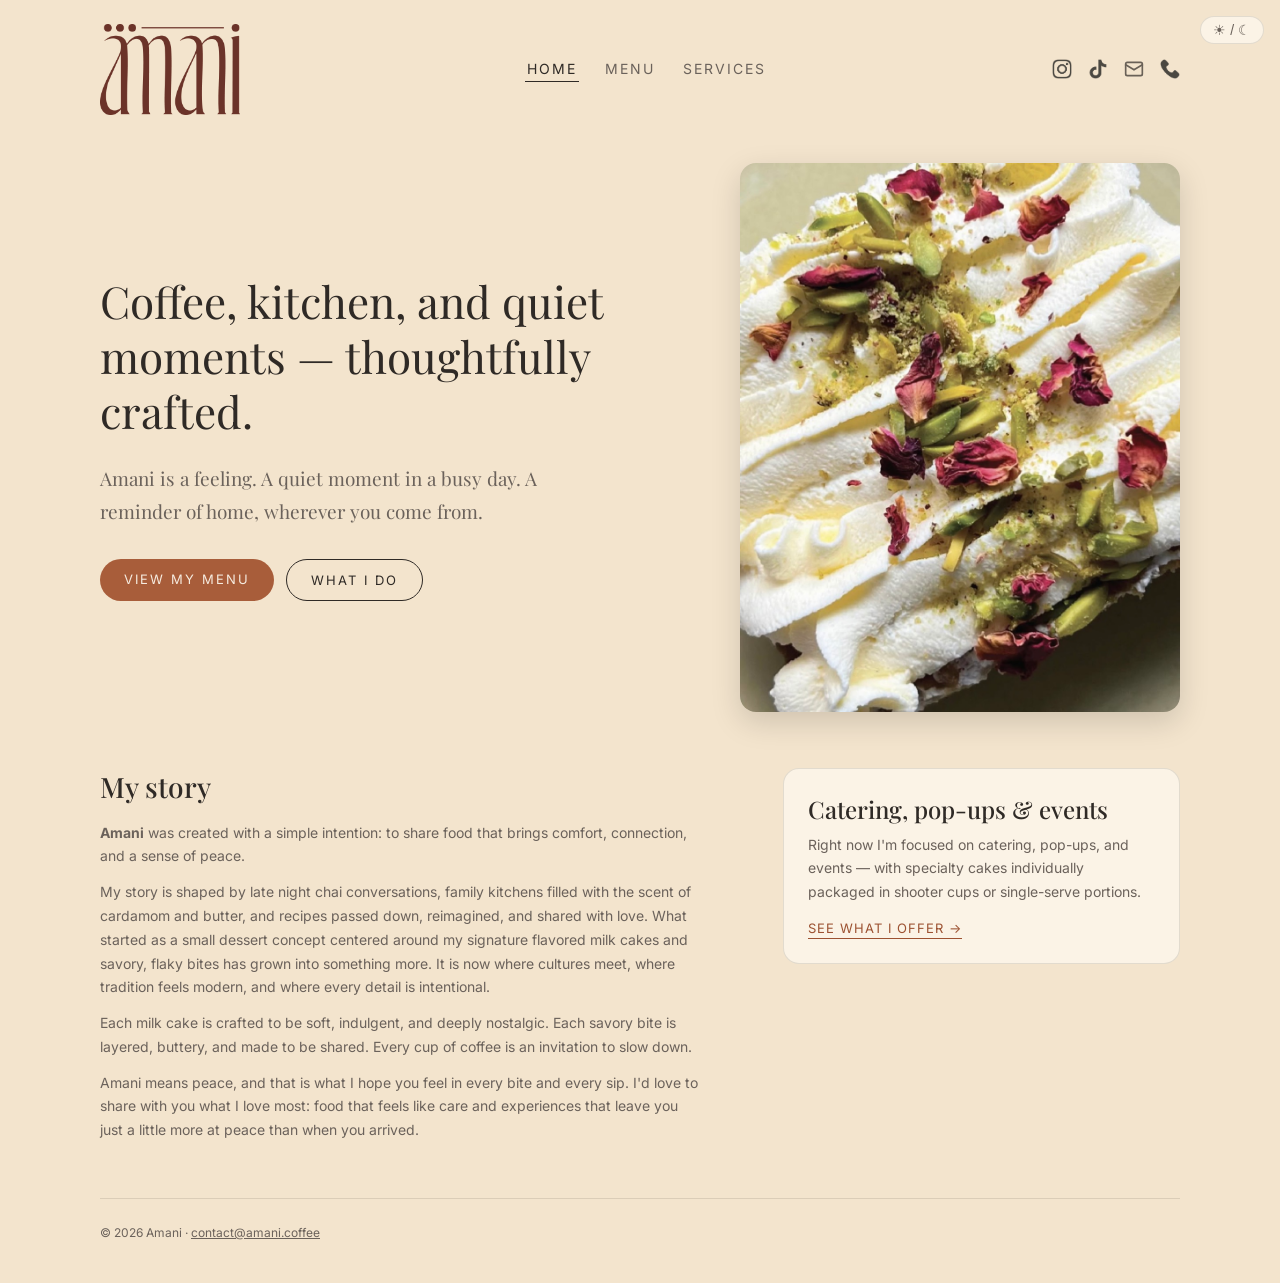
<file: index.html>
<!DOCTYPE html>
<html lang="en" data-theme="light">
<head>
  <meta charset="UTF-8" />
  <meta name="viewport" content="width=device-width, initial-scale=1.0"/>
  <title>Amani — coffee, kitchen & quiet moments</title>
  <meta name="description" content="Amani is a coffee and dessert concept built around signature flavored milk cakes and savory, flaky bites. Amani means peace." />

  <link rel="preconnect" href="https://fonts.googleapis.com">
  <link rel="preconnect" href="https://fonts.gstatic.com" crossorigin>
  <link href="https://fonts.googleapis.com/css2?family=Inter:wght@300;400;500&family=Playfair+Display:wght@400;500&display=swap" rel="stylesheet">
  <link rel="stylesheet" href="styles.css" />
</head>
<body>

<a class="skip-link" href="#main">Skip to content</a>

<button id="theme-toggle" type="button" aria-label="Switch to dark mode" aria-pressed="false">☀︎ / ☾</button>

<header class="site-header">
  <a class="logo" href="index.html" aria-label="Amani — home"></a>

  <nav class="site-nav" aria-label="Primary">
    <a href="index.html" aria-current="page">home</a>
    <a href="menu.html">menu</a>
    <a href="services.html">services</a>
  </nav>

  <ul class="social-icons">
    <li><a href="https://instagram.com/amanicoffeetx" target="_blank" rel="noopener" class="icon insta" aria-label="Amani on Instagram"></a></li>
    <li><a href="https://tiktok.com/@amanicoffeetx" target="_blank" rel="noopener" class="icon tiktok" aria-label="Amani on TikTok"></a></li>
    <li><a href="mailto:contact@amani.coffee" class="icon email" aria-label="Email Amani"></a></li>
    <li><a href="tel:+12019361308" class="icon phone" aria-label="Call Amani at 201 936 1308"></a></li>
  </ul>
</header>

<main class="home" id="main">

  <section class="hero">
    <div class="hero-text">
      <h1>Coffee, kitchen, and quiet moments — thoughtfully crafted.</h1>
      <p class="hero-emphasis">
        Amani is a feeling. A quiet moment in a busy day. A reminder of home,
        wherever you come from.
      </p>
      <div class="hero-actions">
        <a class="cta" href="menu.html">View my menu</a>
        <a class="cta cta--ghost" href="services.html">What I do</a>
      </div>
    </div>

    <img
      class="hero-image"
      src="cake.jpg"
      width="1000"
      height="1247"
      loading="eager"
      alt="A slice of milk cake topped with whipped cream, slivered pistachios, and dried rose petals."
    />
  </section>

  <section class="home-lower">
    <div class="story">
      <h2 class="story-heading">My story</h2>

      <p>
        <strong>Amani</strong> was created with a simple intention: to share food that brings comfort, connection, and a sense of peace.
      </p>

      <p>
        My story is shaped by late night chai conversations, family kitchens filled with the scent of cardamom and butter, and recipes passed down, reimagined, and shared with love. What started as a small dessert concept centered around my signature flavored milk cakes and savory, flaky bites has grown into something more. It is now where cultures meet, where tradition feels modern, and where every detail is intentional.
      </p>

      <p>
        Each milk cake is crafted to be soft, indulgent, and deeply nostalgic. Each savory bite is layered, buttery, and made to be shared. Every cup of coffee is an invitation to slow down.
      </p>

      <p>
        Amani means peace, and that is what I hope you feel in every bite and every sip. I'd love to share with you what I love most: food that feels like care and experiences that leave you just a little more at peace than when you arrived.
      </p>
    </div>

    <aside class="home-services" aria-labelledby="home-services-heading">
      <h2 id="home-services-heading">Catering, pop-ups &amp; events</h2>
      <p>
        Right now I'm focused on catering, pop-ups, and events — with specialty cakes
        individually packaged in shooter cups or single-serve portions.
      </p>
      <a class="link-arrow" href="services.html">See what I offer</a>
    </aside>
  </section>

</main>

<footer class="site-footer">
  <p>© <span id="year">2026</span> Amani · <a href="mailto:contact@amani.coffee">contact@amani.coffee</a></p>
</footer>

<script src="script.js"></script>
<script>document.getElementById('year').textContent = new Date().getFullYear();</script>

</body>
</html>
</file>
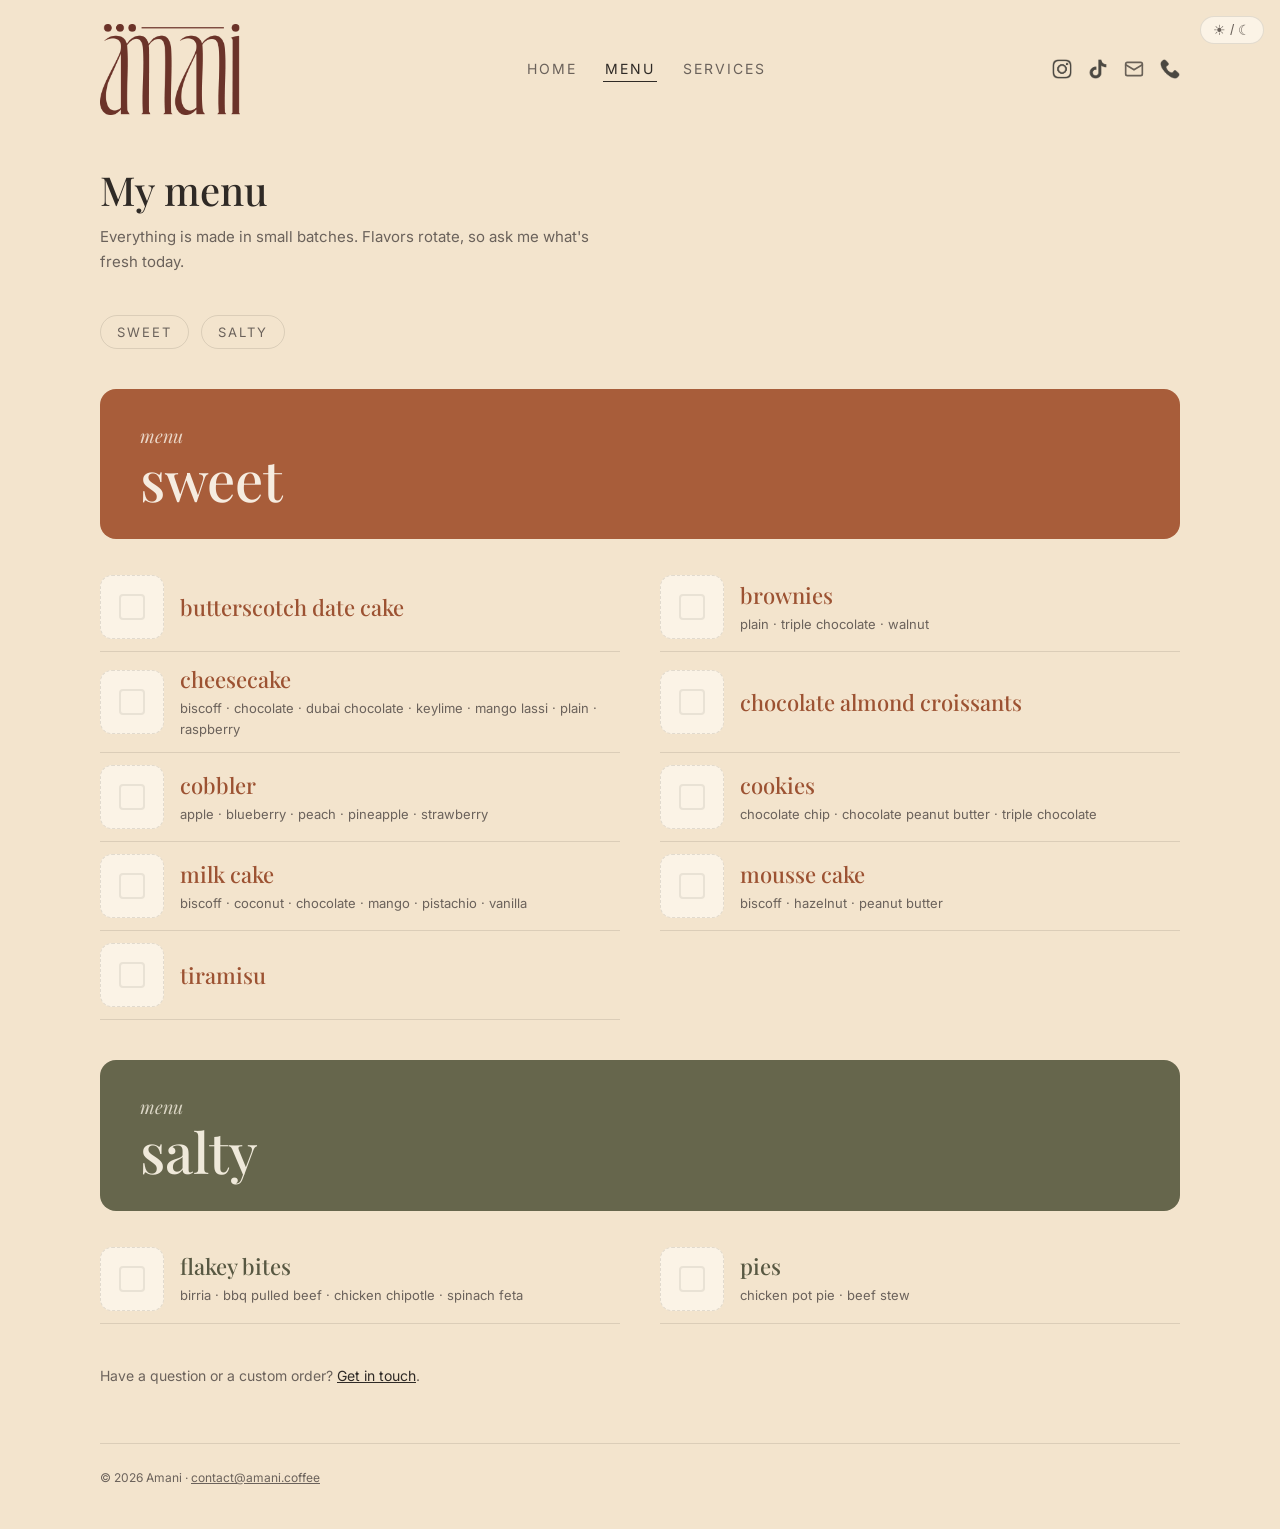
<file: menu.html>
<!DOCTYPE html>
<html lang="en" data-theme="light">
<head>
  <meta charset="UTF-8" />
  <meta name="viewport" content="width=device-width, initial-scale=1.0"/>
  <title>Menu — Amani</title>
  <meta name="description" content="The Amani menu: signature milk cakes, cheesecakes, cobblers, cookies and more on the sweet side, plus savory flaky bites and pies." />

  <link rel="preconnect" href="https://fonts.googleapis.com">
  <link rel="preconnect" href="https://fonts.gstatic.com" crossorigin>
  <link href="https://fonts.googleapis.com/css2?family=Inter:wght@300;400;500&family=Playfair+Display:wght@400;500&display=swap" rel="stylesheet">
  <link rel="stylesheet" href="styles.css" />
</head>
<body>

<a class="skip-link" href="#main">Skip to content</a>

<button id="theme-toggle" type="button" aria-label="Switch to dark mode" aria-pressed="false">☀︎ / ☾</button>

<header class="site-header">
  <a class="logo" href="index.html" aria-label="Amani — home"></a>

  <nav class="site-nav" aria-label="Primary">
    <a href="index.html">home</a>
    <a href="menu.html" aria-current="page">menu</a>
    <a href="services.html">services</a>
  </nav>

  <ul class="social-icons">
    <li><a href="https://instagram.com/amanicoffeetx" target="_blank" rel="noopener" class="icon insta" aria-label="Amani on Instagram"></a></li>
    <li><a href="https://tiktok.com/@amanicoffeetx" target="_blank" rel="noopener" class="icon tiktok" aria-label="Amani on TikTok"></a></li>
    <li><a href="mailto:contact@amani.coffee" class="icon email" aria-label="Email Amani"></a></li>
    <li><a href="tel:+12019361308" class="icon phone" aria-label="Call Amani at 201 936 1308"></a></li>
  </ul>
</header>

<main class="menu" id="main">

  <div class="menu-intro">
    <h1>My menu</h1>
    <p>Everything is made in small batches. Flavors rotate, so ask me what's fresh today.</p>
  </div>

  <nav class="menu-jump" aria-label="Menu sections">
    <a href="#sweet">Sweet</a>
    <a href="#salty">Salty</a>
  </nav>

  <!-- ===================== SWEET ===================== -->
  <section class="menu-section menu-section--sweet" id="sweet" aria-labelledby="sweet-heading">
    <div class="menu-section__header">
      <p class="menu-section__eyebrow">menu</p>
      <h2 id="sweet-heading">sweet</h2>
    </div>

    <ul class="menu-list">
      <li class="menu-item">
        <div class="menu-item__media" aria-hidden="true"></div>
        <div class="menu-item__body">
          <h3 class="menu-item__name">butterscotch date cake</h3>
        </div>
      </li>

      <li class="menu-item">
        <div class="menu-item__media" aria-hidden="true"></div>
        <div class="menu-item__body">
          <h3 class="menu-item__name">brownies</h3>
          <p class="menu-item__variants">plain · triple chocolate · walnut</p>
        </div>
      </li>

      <li class="menu-item">
        <div class="menu-item__media" aria-hidden="true"></div>
        <div class="menu-item__body">
          <h3 class="menu-item__name">cheesecake</h3>
          <p class="menu-item__variants">biscoff · chocolate · dubai chocolate · keylime · mango lassi · plain · raspberry</p>
        </div>
      </li>

      <li class="menu-item">
        <div class="menu-item__media" aria-hidden="true"></div>
        <div class="menu-item__body">
          <h3 class="menu-item__name">chocolate almond croissants</h3>
        </div>
      </li>

      <li class="menu-item">
        <div class="menu-item__media" aria-hidden="true"></div>
        <div class="menu-item__body">
          <h3 class="menu-item__name">cobbler</h3>
          <p class="menu-item__variants">apple · blueberry · peach · pineapple · strawberry</p>
        </div>
      </li>

      <li class="menu-item">
        <div class="menu-item__media" aria-hidden="true"></div>
        <div class="menu-item__body">
          <h3 class="menu-item__name">cookies</h3>
          <p class="menu-item__variants">chocolate chip · chocolate peanut butter · triple chocolate</p>
        </div>
      </li>

      <li class="menu-item">
        <div class="menu-item__media" aria-hidden="true"></div>
        <div class="menu-item__body">
          <h3 class="menu-item__name">milk cake</h3>
          <p class="menu-item__variants">biscoff · coconut · chocolate · mango · pistachio · vanilla</p>
        </div>
      </li>

      <li class="menu-item">
        <div class="menu-item__media" aria-hidden="true"></div>
        <div class="menu-item__body">
          <h3 class="menu-item__name">mousse cake</h3>
          <p class="menu-item__variants">biscoff · hazelnut · peanut butter</p>
        </div>
      </li>

      <li class="menu-item">
        <div class="menu-item__media" aria-hidden="true"></div>
        <div class="menu-item__body">
          <h3 class="menu-item__name">tiramisu</h3>
        </div>
      </li>
    </ul>
  </section>

  <!-- ===================== SALTY ===================== -->
  <section class="menu-section menu-section--salty" id="salty" aria-labelledby="salty-heading">
    <div class="menu-section__header">
      <p class="menu-section__eyebrow">menu</p>
      <h2 id="salty-heading">salty</h2>
    </div>

    <ul class="menu-list">
      <li class="menu-item">
        <div class="menu-item__media" aria-hidden="true"></div>
        <div class="menu-item__body">
          <h3 class="menu-item__name">flakey bites</h3>
          <p class="menu-item__variants">birria · bbq pulled beef · chicken chipotle · spinach feta</p>
        </div>
      </li>

      <li class="menu-item">
        <div class="menu-item__media" aria-hidden="true"></div>
        <div class="menu-item__body">
          <h3 class="menu-item__name">pies</h3>
          <p class="menu-item__variants">chicken pot pie · beef stew</p>
        </div>
      </li>
    </ul>
  </section>

  <p class="menu-note">Have a question or a custom order? <a href="mailto:contact@amani.coffee">Get in touch</a>.</p>

</main>

<footer class="site-footer">
  <p>© <span id="year">2026</span> Amani · <a href="mailto:contact@amani.coffee">contact@amani.coffee</a></p>
</footer>

<script src="script.js"></script>
<script>document.getElementById('year').textContent = new Date().getFullYear();</script>

</body>
</html>
</file>
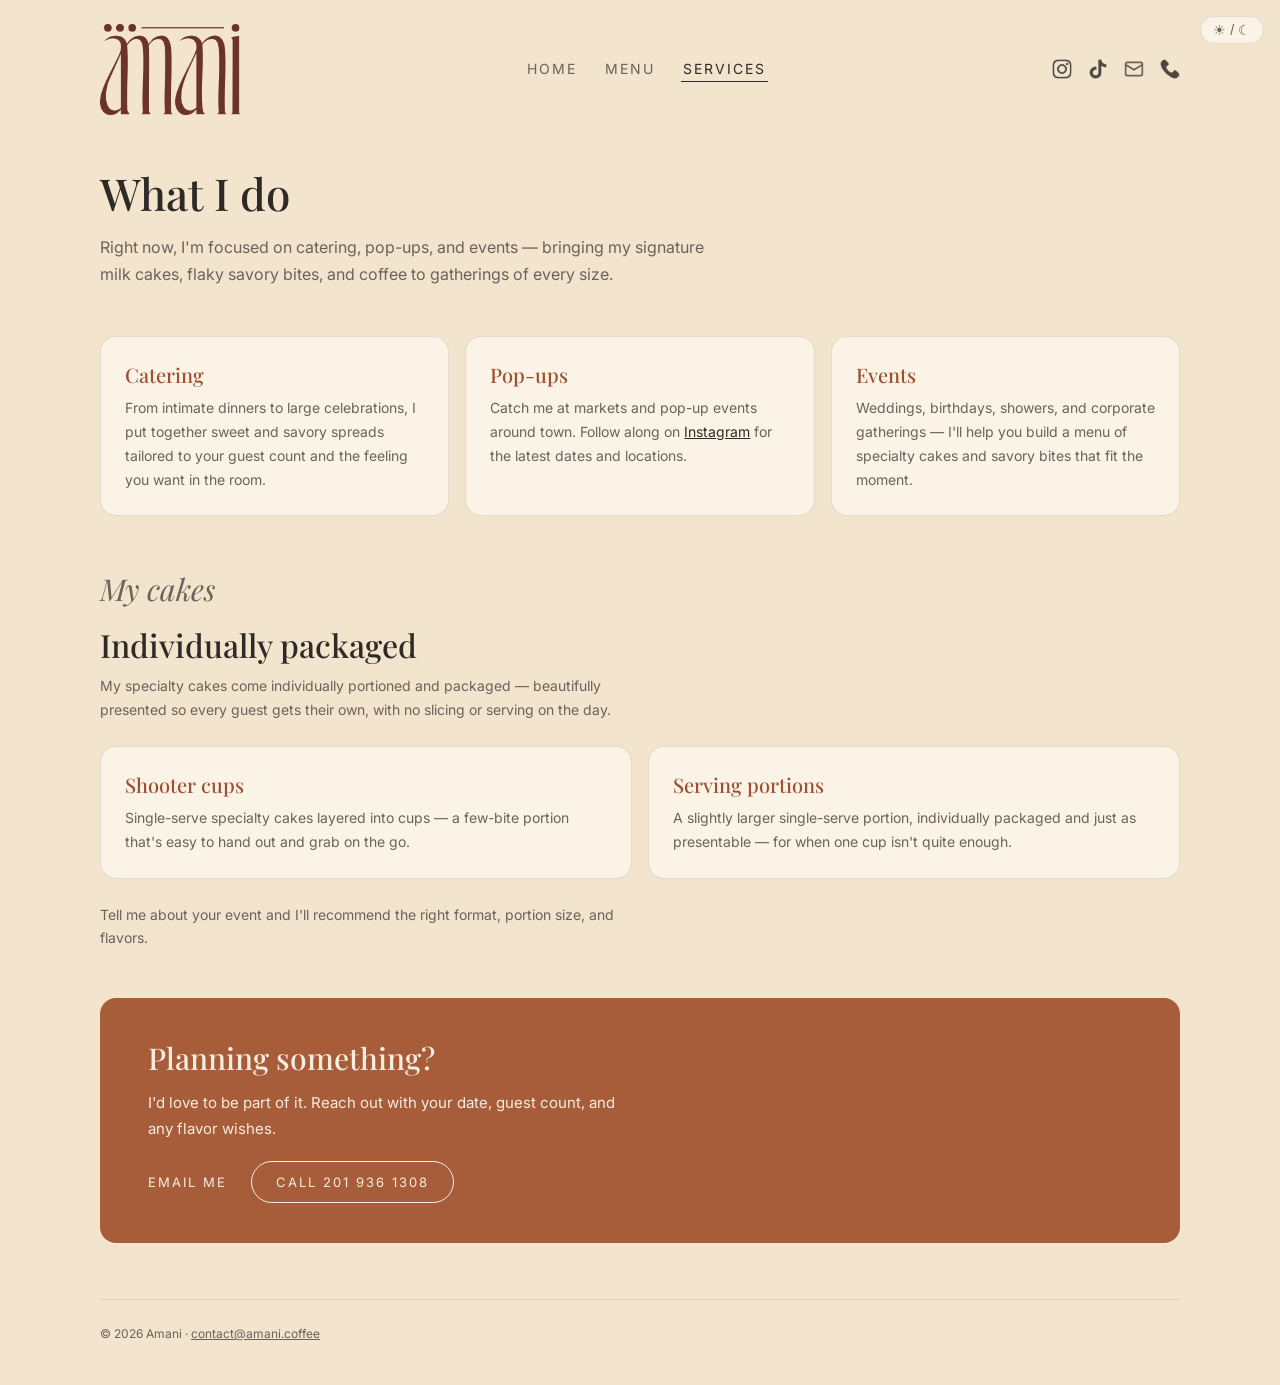
<file: services.html>
<!DOCTYPE html>
<html lang="en" data-theme="light">
<head>
  <meta charset="UTF-8" />
  <meta name="viewport" content="width=device-width, initial-scale=1.0"/>
  <title>What I do — Amani</title>
  <meta name="description" content="Amani brings specialty cakes, flaky savory bites, and coffee to catering, pop-ups, and events — individually packaged in shooter cups or single-serve portions." />

  <link rel="preconnect" href="https://fonts.googleapis.com">
  <link rel="preconnect" href="https://fonts.gstatic.com" crossorigin>
  <link href="https://fonts.googleapis.com/css2?family=Inter:wght@300;400;500&family=Playfair+Display:wght@400;500&display=swap" rel="stylesheet">
  <link rel="stylesheet" href="styles.css" />
</head>
<body>

<a class="skip-link" href="#main">Skip to content</a>

<button id="theme-toggle" type="button" aria-label="Switch to dark mode" aria-pressed="false">☀︎ / ☾</button>

<header class="site-header">
  <a class="logo" href="index.html" aria-label="Amani — home"></a>

  <nav class="site-nav" aria-label="Primary">
    <a href="index.html">home</a>
    <a href="menu.html">menu</a>
    <a href="services.html" aria-current="page">services</a>
  </nav>

  <ul class="social-icons">
    <li><a href="https://instagram.com/amanicoffeetx" target="_blank" rel="noopener" class="icon insta" aria-label="Amani on Instagram"></a></li>
    <li><a href="https://tiktok.com/@amanicoffeetx" target="_blank" rel="noopener" class="icon tiktok" aria-label="Amani on TikTok"></a></li>
    <li><a href="mailto:contact@amani.coffee" class="icon email" aria-label="Email Amani"></a></li>
    <li><a href="tel:+12019361308" class="icon phone" aria-label="Call Amani at 201 936 1308"></a></li>
  </ul>
</header>

<main class="services" id="main">

  <div class="services-intro">
    <h1>What I do</h1>
    <p>
      Right now, I'm focused on catering, pop-ups, and events — bringing my
      signature milk cakes, flaky savory bites, and coffee to gatherings of every size.
    </p>
  </div>

  <section class="offerings" aria-labelledby="offerings-heading">
    <h2 id="offerings-heading" class="sr-only">My offerings</h2>

    <ul class="offering-grid">
      <li class="offering-card">
        <h3>Catering</h3>
        <p>
          From intimate dinners to large celebrations, I put together sweet and
          savory spreads tailored to your guest count and the feeling you want in the room.
        </p>
      </li>

      <li class="offering-card">
        <h3>Pop-ups</h3>
        <p>
          Catch me at markets and pop-up events around town. Follow along on
          <a href="https://instagram.com/amanicoffeetx" target="_blank" rel="noopener">Instagram</a>
          for the latest dates and locations.
        </p>
      </li>

      <li class="offering-card">
        <h3>Events</h3>
        <p>
          Weddings, birthdays, showers, and corporate gatherings — I'll help you build
          a menu of specialty cakes and savory bites that fit the moment.
        </p>
      </li>
    </ul>
  </section>

  <section class="sizing" aria-labelledby="sizing-heading">
    <div class="sizing-header">
      <p class="sizing-eyebrow">My cakes</p>
      <h2 id="sizing-heading">Individually packaged</h2>
      <p class="sizing-lede">
        My specialty cakes come individually portioned and packaged — beautifully
        presented so every guest gets their own, with no slicing or serving on the day.
      </p>
    </div>

    <ul class="sizing-grid">
      <li class="sizing-card">
        <h3>Shooter cups</h3>
        <p>Single-serve specialty cakes layered into cups — a few-bite portion that's easy to hand out and grab on the go.</p>
      </li>
      <li class="sizing-card">
        <h3>Serving portions</h3>
        <p>A slightly larger single-serve portion, individually packaged and just as presentable — for when one cup isn't quite enough.</p>
      </li>
    </ul>

    <p class="sizing-note">
      Tell me about your event and I'll recommend the right format, portion size, and flavors.
    </p>
  </section>

  <section class="services-cta" aria-label="Get in touch">
    <h2>Planning something?</h2>
    <p>I'd love to be part of it. Reach out with your date, guest count, and any flavor wishes.</p>
    <div class="services-cta__actions">
      <a class="cta" href="mailto:contact@amani.coffee?subject=Event%20inquiry">Email me</a>
      <a class="cta cta--ghost" href="tel:+12019361308">Call 201 936 1308</a>
    </div>
  </section>

</main>

<footer class="site-footer">
  <p>© <span id="year">2026</span> Amani · <a href="mailto:contact@amani.coffee">contact@amani.coffee</a></p>
</footer>

<script src="script.js"></script>
<script>document.getElementById('year').textContent = new Date().getFullYear();</script>

</body>
</html>
</file>
<file: styles.css>
* {
  margin: 0;
  padding: 0;
  box-sizing: border-box;
}

/* ----------------------------------------------------------------
   Design tokens

   Breakpoints (CSS can't read custom properties inside @media, so
   they're documented here and used in the blocks at the bottom):
     - lap:    max-width 860px   (multi-column layouts collapse)
     - mobile: max-width 600px   (tighter spacing, stacked header)

   Card grids use auto-fit/minmax so they reflow on their own and
   need no breakpoint of their own.
----------------------------------------------------------------- */
:root {
  /* Color — light theme */
  --bg: #f3e4cd;
  --surface: #fbf3e6;
  --text-primary: #2f2a26;
  --text-secondary: #6b625b;
  --accent: #d8cfc3;
  --border: rgba(47, 42, 38, 0.12);

  /* Menu accents — band backgrounds + contrasting text on them */
  --sweet: #a85d3a;
  --sweet-contrast: #f6ece0;
  --salty: #66664c;
  --salty-contrast: #efe9da;

  /* Item names sit on the page background, so they need their own
     tokens that stay legible against --bg in each theme. */
  --sweet-name: #9c5232;
  --salty-name: #585842;

  --focus-ring: #8a5a3c;

  /* Spacing scale (4px base) */
  --space-3xs: 4px;
  --space-2xs: 8px;
  --space-xs: 12px;
  --space-sm: 16px;
  --space-md: 24px;
  --space-lg: 32px;
  --space-xl: 40px;
  --space-2xl: 48px;
  --space-3xl: 56px;

  /* Corner radius scale */
  --radius-xs: 4px;
  --radius-sm: 8px;
  --radius-md: 12px;
  --radius-lg: 16px;
  --radius-pill: 999px;

  /* Motion */
  --transition: 0.2s ease;

  /* Shared content width */
  --content: 1080px;
}

[data-theme="dark"] {
  --bg: #6b3328;
  --surface: #7a4034;
  --text-primary: #f5f1ea;
  --text-secondary: #e0cfc4;
  --accent: #2a2a2a;
  --border: rgba(255, 255, 255, 0.16);

  /* Deeper, muted bands with light text — a bright block on the dark
     page glares, so dark mode goes light-on-dark instead. */
  --sweet: #95543a;
  --sweet-contrast: #f6ece0;
  --salty: #646449;
  --salty-contrast: #eef0e0;

  /* Lighter tints so names stay readable on the dark brown background. */
  --sweet-name: #e8a884;
  --salty-name: #c2c89e;

  --focus-ring: #e7c8a8;
}

/* ----------------------------------------------------------------
   Base
----------------------------------------------------------------- */
body {
  position: relative;
  min-height: 100vh;
  background-color: var(--bg);
  font-family: 'Inter', sans-serif;
  color: var(--text-primary);
  display: flex;
  flex-direction: column;
  align-items: center;
  padding: 0 var(--space-xl) var(--space-xl);
  -webkit-font-smoothing: antialiased;
}

a {
  color: inherit;
}

img {
  max-width: 100%;
  height: auto;
  display: block;
}

p {
  line-height: 1.7;
}

/* ----------------------------------------------------------------
   Accessibility helpers
----------------------------------------------------------------- */
.skip-link {
  position: absolute;
  left: var(--space-xs);
  top: calc(-1 * var(--space-2xl));
  background: var(--surface);
  color: var(--text-primary);
  padding: var(--space-2xs) var(--space-sm);
  border-radius: var(--radius-sm);
  border: 1px solid var(--border);
  font-size: 14px;
  z-index: 100;
  transition: top var(--transition);
}

.skip-link:focus {
  top: var(--space-xs);
}

:focus-visible {
  outline: 2px solid var(--focus-ring);
  outline-offset: 3px;
  border-radius: var(--radius-xs);
}

.sr-only {
  position: absolute;
  width: 1px;
  height: 1px;
  padding: 0;
  margin: -1px;
  overflow: hidden;
  clip: rect(0, 0, 0, 0);
  white-space: nowrap;
  border: 0;
}

/* ----------------------------------------------------------------
   Header — horizontal bar (logo left · nav · social right)
----------------------------------------------------------------- */
.site-header {
  width: 100%;
  max-width: var(--content);
  display: flex;
  flex-direction: row;
  align-items: center;
  justify-content: space-between;
  flex-wrap: wrap;
  gap: var(--space-sm) var(--space-md);
  padding: var(--space-md) 0;
}

.logo {
  display: block;
  width: clamp(112px, 11vw, 140px);
}

.logo::before {
  content: "";
  display: block;
  width: 100%;
  aspect-ratio: 900 / 584; /* tight bounds of the wordmark art */
  background: url('amani_logo_trim.png') no-repeat left center / contain;
}

[data-theme="dark"] .logo::before {
  background: url('amani_logo_dark_trim.png') no-repeat left center / contain;
}

.site-nav {
  display: flex;
  gap: var(--space-md);
}

.site-nav a {
  text-decoration: none;
  font-size: 14px;
  letter-spacing: 2px;
  text-transform: uppercase;
  color: var(--text-secondary);
  padding: var(--space-3xs) 2px;
  border-bottom: 1px solid transparent;
  transition: color var(--transition), border-color var(--transition);
}

.site-nav a:hover {
  color: var(--text-primary);
}

.site-nav a[aria-current="page"] {
  color: var(--text-primary);
  border-bottom-color: var(--text-primary);
}

/* ----------------------------------------------------------------
   Social icons
----------------------------------------------------------------- */
.social-icons {
  display: flex;
  gap: var(--space-sm);
  justify-content: center;
  align-items: center;
  list-style: none;
}

.social-icons .icon {
  display: block;
}

.insta::before,
.email::before,
.tiktok::before,
.phone::before {
  content: "";
  display: block;
  width: 20px;
  height: 20px;
  opacity: 0.7;
  transition: opacity var(--transition), transform var(--transition);
}

.insta::before { background: url('insta_light.png') no-repeat center / contain; }
.tiktok::before { background: url('tiktok_light.png') no-repeat center / contain; }
.phone::before { background: url('phone_light.png') no-repeat center / contain; }

[data-theme="dark"] .insta::before { background: url('insta_dark.png') no-repeat center / contain; }
[data-theme="dark"] .tiktok::before { background: url('tiktok_dark.png') no-repeat center / contain; }
[data-theme="dark"] .phone::before { background: url('phone_dark.png') no-repeat center / contain; }

/* Envelope icon drawn as a masked SVG so it inherits a theme-aware color. */
.email::before {
  background-color: var(--text-primary);
  -webkit-mask: url("data:image/svg+xml,%3Csvg xmlns='http://www.w3.org/2000/svg' viewBox='0 0 24 24' fill='none' stroke='black' stroke-width='2' stroke-linecap='round' stroke-linejoin='round'%3E%3Crect x='2' y='4' width='20' height='16' rx='2'/%3E%3Cpath d='m22 7-10 6L2 7'/%3E%3C/svg%3E") no-repeat center / contain;
  mask: url("data:image/svg+xml,%3Csvg xmlns='http://www.w3.org/2000/svg' viewBox='0 0 24 24' fill='none' stroke='black' stroke-width='2' stroke-linecap='round' stroke-linejoin='round'%3E%3Crect x='2' y='4' width='20' height='16' rx='2'/%3E%3Cpath d='m22 7-10 6L2 7'/%3E%3C/svg%3E") no-repeat center / contain;
}

.social-icons a:hover::before {
  opacity: 1;
  transform: translateY(-1px);
}

/* ----------------------------------------------------------------
   Shared button
----------------------------------------------------------------- */
.cta {
  display: inline-block;
  text-decoration: none;
  font-size: 13px;
  letter-spacing: 2px;
  text-transform: uppercase;
  color: var(--sweet-contrast);
  background: var(--sweet);
  padding: var(--space-xs) var(--space-md);
  border-radius: var(--radius-pill);
  transition: transform var(--transition), opacity var(--transition);
}

.cta:hover {
  transform: translateY(-2px);
  opacity: 0.95;
}

.cta--ghost {
  background: transparent;
  color: inherit;
  border: 1px solid currentColor;
}

/* Section heading shared across pages */
.section-title {
  font-family: 'Playfair Display', serif;
  font-weight: 500;
  font-size: clamp(24px, 3vw, 32px);
}

.eyebrow {
  font-family: 'Playfair Display', serif;
  font-style: italic;
  font-size: 16px;
  color: var(--text-secondary);
}

/* ----------------------------------------------------------------
   Home page
----------------------------------------------------------------- */
.home {
  width: 100%;
  max-width: var(--content);
  margin-top: var(--space-md);
  display: flex;
  flex-direction: column;
  gap: var(--space-3xl);
  animation: fadeIn 1s ease;
}

.hero {
  display: grid;
  grid-template-columns: 1fr 0.82fr;
  gap: var(--space-2xl);
  align-items: center;
}

.hero-text {
  display: flex;
  flex-direction: column;
  gap: var(--space-md);
}

.hero-text h1 {
  font-family: 'Playfair Display', serif;
  font-weight: 400;
  font-size: clamp(28px, 3.6vw, 44px);
  line-height: 1.25;
}

.hero-emphasis {
  font-family: 'Playfair Display', serif;
  font-size: clamp(16px, 1.6vw, 19px);
  color: var(--text-secondary);
  max-width: 40ch;
}

.hero-actions {
  display: flex;
  flex-wrap: wrap;
  gap: var(--space-xs);
  margin-top: var(--space-2xs);
}

.hero-image {
  width: 100%;
  max-width: 440px;
  justify-self: end;
  border-radius: var(--radius-lg);
  box-shadow: 0 10px 30px rgba(0, 0, 0, 0.15);
}

.home-lower {
  display: grid;
  grid-template-columns: minmax(0, 1.6fr) minmax(0, 1fr);
  gap: var(--space-2xl);
  align-items: start;
}

.story {
  max-width: 60ch;
  display: flex;
  flex-direction: column;
  gap: var(--space-xs);
}

.story-heading {
  font-family: 'Playfair Display', serif;
  font-weight: 500;
  font-size: clamp(22px, 3vw, 28px);
  margin-bottom: var(--space-3xs);
}

.story p {
  font-size: 14px;
  color: var(--text-secondary);
}

/* Services teaser — sidebar card */
.home-services {
  display: flex;
  flex-direction: column;
  gap: var(--space-2xs);
  padding: var(--space-md);
  border: 1px solid var(--border);
  border-radius: var(--radius-lg);
  background: var(--surface);
}

.home-services h2 {
  font-family: 'Playfair Display', serif;
  font-weight: 500;
  font-size: clamp(20px, 2.4vw, 24px);
}

.home-services p {
  font-size: 14px;
  color: var(--text-secondary);
}

.link-arrow {
  align-self: flex-start;
  margin-top: var(--space-2xs);
  font-size: 13px;
  letter-spacing: 1px;
  text-transform: uppercase;
  text-decoration: none;
  color: var(--sweet-name);
  border-bottom: 1px solid currentColor;
  padding-bottom: 2px;
  transition: opacity var(--transition);
}

.link-arrow::after {
  content: " \2192";
}

.link-arrow:hover {
  opacity: 0.75;
}

/* ----------------------------------------------------------------
   Menu page
----------------------------------------------------------------- */
.menu {
  width: 100%;
  max-width: var(--content);
  margin-top: var(--space-md);
  display: flex;
  flex-direction: column;
  gap: var(--space-xl);
  animation: fadeIn 1s ease;
}

.menu-intro {
  display: flex;
  flex-direction: column;
  gap: var(--space-2xs);
}

.menu-intro h1 {
  font-family: 'Playfair Display', serif;
  font-weight: 500;
  font-size: clamp(28px, 5vw, 40px);
}

.menu-intro p {
  font-size: 15px;
  color: var(--text-secondary);
  max-width: 56ch;
}

.menu-jump {
  display: flex;
  gap: var(--space-xs);
}

.menu-jump a {
  text-decoration: none;
  font-size: 13px;
  letter-spacing: 2px;
  text-transform: uppercase;
  color: var(--text-secondary);
  padding: var(--space-2xs) var(--space-sm);
  border: 1px solid var(--border);
  border-radius: var(--radius-pill);
  transition: color var(--transition), border-color var(--transition);
}

.menu-jump a:hover {
  color: var(--text-primary);
  border-color: var(--text-primary);
}

.menu-section {
  display: flex;
  flex-direction: column;
  gap: var(--space-md);
  scroll-margin-top: var(--space-md);
}

.menu-section__header {
  border-radius: var(--radius-lg);
  padding: var(--space-lg) var(--space-xl);
}

.menu-section--sweet .menu-section__header {
  background: var(--sweet);
  color: var(--sweet-contrast);
}

.menu-section--salty .menu-section__header {
  background: var(--salty);
  color: var(--salty-contrast);
}

.menu-section__eyebrow {
  font-family: 'Playfair Display', serif;
  font-style: italic;
  font-size: 18px;
  opacity: 0.85;
}

.menu-section__header h2 {
  font-family: 'Playfair Display', serif;
  font-weight: 500;
  font-size: clamp(34px, 8vw, 56px);
  line-height: 1;
  text-transform: lowercase;
}

/* Two columns of items on wide screens, one when narrow. */
.menu-list {
  list-style: none;
  display: grid;
  grid-template-columns: repeat(auto-fit, minmax(min(100%, 360px), 1fr));
  column-gap: var(--space-xl);
}

.menu-item {
  display: flex;
  align-items: center;
  gap: var(--space-sm);
  padding: var(--space-xs) 0;
  border-bottom: 1px solid var(--border);
}

/* Image slot — swap the inner placeholder for an <img> when photos
   are ready. Keeps the same footprint so the layout is stable. */
.menu-item__media {
  flex: 0 0 auto;
  width: 64px;
  height: 64px;
  border-radius: var(--radius-md);
  background: var(--surface);
  border: 1px dashed var(--border);
  position: relative;
}

.menu-item__media::after {
  content: "";
  position: absolute;
  inset: 0;
  margin: auto;
  width: 22px;
  height: 22px;
  border-radius: var(--radius-xs);
  border: 2px solid var(--border);
  opacity: 0.7;
}

.menu-item__media img {
  width: 100%;
  height: 100%;
  object-fit: cover;
  border-radius: var(--radius-md);
}

.menu-item__body {
  display: flex;
  flex-direction: column;
  gap: var(--space-3xs);
}

.menu-section--sweet .menu-item__name { color: var(--sweet-name); }
.menu-section--salty .menu-item__name { color: var(--salty-name); }

.menu-item__name {
  font-family: 'Playfair Display', serif;
  font-weight: 500;
  font-size: clamp(18px, 4vw, 22px);
  text-transform: lowercase;
}

.menu-item__variants {
  font-size: 13px;
  line-height: 1.6;
  color: var(--text-secondary);
}

.menu-note {
  font-size: 14px;
  color: var(--text-secondary);
}

.menu-note a {
  color: var(--text-primary);
}

/* ----------------------------------------------------------------
   Services page
----------------------------------------------------------------- */
.services {
  width: 100%;
  max-width: var(--content);
  margin-top: var(--space-md);
  display: flex;
  flex-direction: column;
  gap: var(--space-2xl);
  animation: fadeIn 1s ease;
}

.services-intro {
  display: flex;
  flex-direction: column;
  gap: var(--space-xs);
}

.services-intro h1 {
  font-family: 'Playfair Display', serif;
  font-weight: 500;
  font-size: clamp(30px, 5vw, 44px);
}

.services-intro p {
  font-size: 16px;
  color: var(--text-secondary);
  max-width: 62ch;
}

/* Cards reflow themselves: as many 220px+ columns as fit, down to 1. */
.offering-grid,
.sizing-grid {
  list-style: none;
  display: grid;
  grid-template-columns: repeat(auto-fit, minmax(min(100%, 240px), 1fr));
  gap: var(--space-sm);
}

.offering-card,
.sizing-card {
  padding: var(--space-md);
  border: 1px solid var(--border);
  border-radius: var(--radius-lg);
  background: var(--surface);
  display: flex;
  flex-direction: column;
  gap: var(--space-2xs);
}

.offering-card h3,
.sizing-card h3 {
  font-family: 'Playfair Display', serif;
  font-weight: 500;
  font-size: 20px;
  color: var(--sweet-name);
}

.offering-card p,
.sizing-card p {
  font-size: 14px;
  color: var(--text-secondary);
}

.offering-card a {
  color: var(--text-primary);
}

.sizing {
  display: flex;
  flex-direction: column;
  gap: var(--space-md);
}

.sizing-header {
  display: flex;
  flex-direction: column;
  gap: var(--space-2xs);
}

.sizing-eyebrow {
  font-family: 'Playfair Display', serif;
  font-style: italic;
  font-size: clamp(22px, 2.6vw, 30px);
  color: var(--text-secondary);
}

.sizing-header h2 {
  font-family: 'Playfair Display', serif;
  font-weight: 500;
  font-size: clamp(24px, 5vw, 32px);
}

.sizing-lede {
  font-size: 14px;
  color: var(--text-secondary);
  max-width: 62ch;
}

.sizing-note {
  font-size: 14px;
  color: var(--text-secondary);
  max-width: 62ch;
}

.services-cta {
  display: flex;
  flex-direction: column;
  align-items: flex-start;
  gap: var(--space-xs);
  padding: var(--space-xl) var(--space-2xl);
  border-radius: var(--radius-lg);
  background: var(--sweet);
  color: var(--sweet-contrast);
}

.services-cta h2 {
  font-family: 'Playfair Display', serif;
  font-weight: 500;
  font-size: clamp(24px, 5vw, 30px);
}

.services-cta p {
  font-size: 15px;
  max-width: 52ch;
}

.services-cta__actions {
  display: flex;
  flex-wrap: wrap;
  align-items: center;
  gap: var(--space-md);
  margin-top: var(--space-2xs);
}

/* The primary action sits on the same-colored band, so render it as a
   flush text link instead of a button — its label lines up with the body. */
.services-cta .cta:not(.cta--ghost) {
  background: transparent;
  padding-inline: 0;
}

.services-cta .cta:not(.cta--ghost):hover {
  transform: none;
  text-decoration: underline;
  text-underline-offset: 4px;
}

/* ----------------------------------------------------------------
   Footer
----------------------------------------------------------------- */
.site-footer {
  margin-top: var(--space-3xl);
  padding-top: var(--space-md);
  width: 100%;
  max-width: var(--content);
  border-top: 1px solid var(--border);
}

.site-footer p {
  font-size: 12px;
  color: var(--text-secondary);
}

.site-footer a {
  color: var(--text-secondary);
}

/* ----------------------------------------------------------------
   Theme toggle
----------------------------------------------------------------- */
#theme-toggle {
  position: fixed;
  top: var(--space-sm);
  right: var(--space-sm);
  background: var(--surface);
  border: 1px solid var(--border);
  border-radius: var(--radius-pill);
  padding: 6px var(--space-xs);
  font-size: 14px;
  line-height: 1;
  cursor: pointer;
  color: var(--text-secondary);
  z-index: 50;
}

/* ----------------------------------------------------------------
   Motion
----------------------------------------------------------------- */
@keyframes fadeIn {
  from { opacity: 0; transform: translateY(8px); }
  to   { opacity: 1; transform: translateY(0); }
}

@media (prefers-reduced-motion: reduce) {
  *,
  *::before,
  *::after {
    animation-duration: 0.001ms !important;
    animation-iteration-count: 1 !important;
    transition-duration: 0.001ms !important;
    scroll-behavior: auto !important;
  }
}

/* ----------------------------------------------------------------
   Responsive — lap: collapse the home two-column layouts
----------------------------------------------------------------- */
@media (max-width: 860px) {
  .hero {
    grid-template-columns: 1fr;
    gap: var(--space-lg);
  }

  .hero-image {
    justify-self: start;
    order: -1;
  }

  .home-lower {
    grid-template-columns: 1fr;
    gap: var(--space-lg);
  }
}

/* ----------------------------------------------------------------
   Responsive — mobile
----------------------------------------------------------------- */
@media (max-width: 600px) {
  body { padding: 0 var(--space-sm) var(--space-md); }

  .site-header {
    flex-direction: column;
    justify-content: center;
    gap: var(--space-sm);
    padding: var(--space-sm) 0 var(--space-md);
  }

  .logo { width: clamp(150px, 42vw, 200px); }

  .home { gap: var(--space-2xl); }

  .menu-item__media {
    width: 52px;
    height: 52px;
  }

  .menu-section__header {
    padding: var(--space-md) var(--space-md);
  }

  .services-cta {
    padding: var(--space-lg) var(--space-md);
  }
}
</file>
